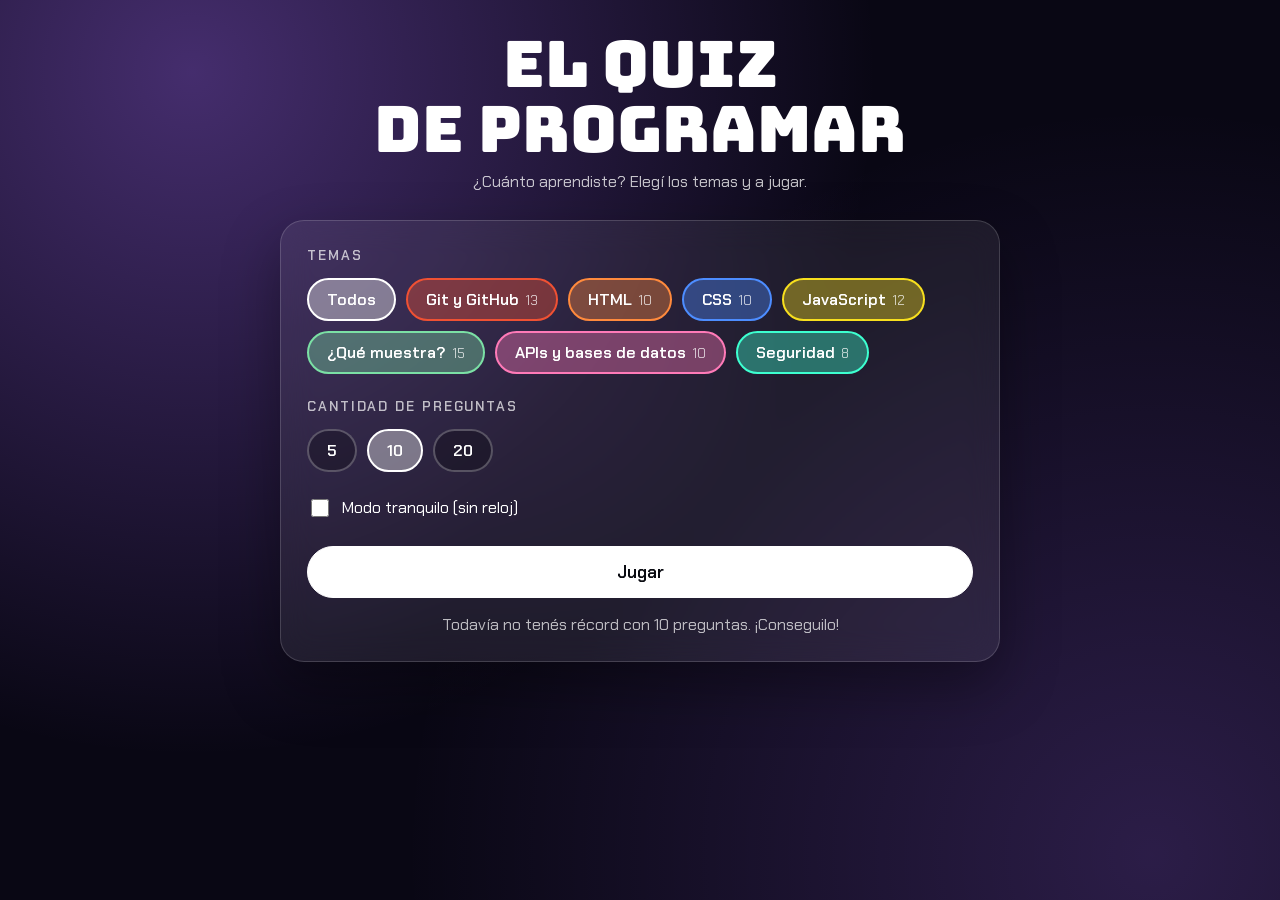
<file: juego-preguntas/index.html>
<!DOCTYPE html>
<html lang="es">
  <head>
    <meta charset="UTF-8" />
    <meta name="viewport" content="width=device-width, initial-scale=1.0" />
    <title>El Quiz de Programar</title>
    <link rel="icon" href="data:," />
    <link rel="preconnect" href="https://fonts.googleapis.com" />
    <link rel="preconnect" href="https://fonts.gstatic.com" crossorigin />
    <link
      href="https://fonts.googleapis.com/css2?family=Bungee&family=Chakra+Petch:wght@400;500;600;700&family=JetBrains+Mono:wght@400;600;700&display=swap"
      rel="stylesheet"
    />
    <link rel="stylesheet" href="estilos.css" />
  </head>
  <body>
    <div class="confeti" id="confeti" aria-hidden="true"></div>

    <main>
      <!-- ---------- Menú ---------- -->
      <section id="menu" class="pantalla-juego">
        <h1>El Quiz<br />de Programar</h1>
        <p class="bajada">¿Cuánto aprendiste? Elegí los temas y a jugar.</p>

        <div class="tarjeta">
          <h2>Temas</h2>
          <div class="temas" id="temas"></div>

          <h2>Cantidad de preguntas</h2>
          <div class="cantidades" id="cantidades">
            <button type="button" class="chip" data-cantidad="5" aria-pressed="false">5</button>
            <button type="button" class="chip" data-cantidad="10" aria-pressed="true">10</button>
            <button type="button" class="chip" data-cantidad="20" aria-pressed="false">20</button>
          </div>

          <label class="interruptor">
            <input type="checkbox" id="modoTranquilo" /> Modo tranquilo (sin reloj)
          </label>

          <button type="button" class="boton grande" id="botonJugar">Jugar</button>
          <p class="record" id="record"></p>
        </div>
      </section>

      <!-- ---------- Juego ---------- -->
      <section id="juego" class="pantalla-juego" hidden>
        <div class="barra-juego">
          <div class="dato-juego"><small>Pregunta</small><strong id="numeroPregunta">1/10</strong></div>
          <div class="dato-juego"><small>Puntos</small><strong id="puntaje">0</strong></div>
          <div class="dato-juego"><small>Racha</small><strong id="racha">0</strong></div>
          <button type="button" class="boton chico" id="botonComodin">50 / 50</button>
        </div>

        <div class="reloj" id="reloj" aria-hidden="true"><div id="relojRelleno"></div></div>

        <div class="tarjeta pregunta">
          <span class="etiqueta-tema" id="etiquetaTema"></span>
          <h2 id="textoPregunta"></h2>
          <pre class="codigo" id="codigoPregunta" hidden></pre>
          <div class="opciones" id="opciones"></div>

          <div class="devolucion" id="devolucion" hidden role="status" aria-live="polite">
            <strong id="resultadoRespuesta"></strong>
            <p id="explicacion"></p>
            <button type="button" class="boton" id="botonSiguiente">Siguiente</button>
          </div>
        </div>
        <p class="atajos">Atajos: <kbd>1</kbd> <kbd>2</kbd> <kbd>3</kbd> <kbd>4</kbd> para responder y <kbd>Enter</kbd> para seguir</p>
      </section>

      <!-- ---------- Resultados ---------- -->
      <section id="resultados" class="pantalla-juego" hidden>
        <div class="tarjeta resumen">
          <small id="tituloNivel">Tu nivel</small>
          <h2 id="nivel"></h2>
          <p class="puntos-finales"><strong id="puntosFinales">0</strong> puntos</p>
          <p id="detalleResumen"></p>
          <p class="nuevo-record" id="nuevoRecord" hidden>¡Nuevo récord!</p>

          <h3>Cómo te fue en cada tema</h3>
          <div id="barrasTemas" class="barras-temas"></div>

          <div id="repaso" class="repaso"></div>

          <div class="fila-botones">
            <button type="button" class="boton grande" id="botonOtraVez">Jugar de nuevo</button>
            <button type="button" class="boton" id="botonRepasar" hidden>Repasar las que fallé</button>
            <button type="button" class="boton" id="botonMenu">Cambiar temas</button>
          </div>
        </div>
      </section>
    </main>

    <script src="preguntas.js"></script>
    <script src="app.js"></script>
  </body>
</html>
</file>
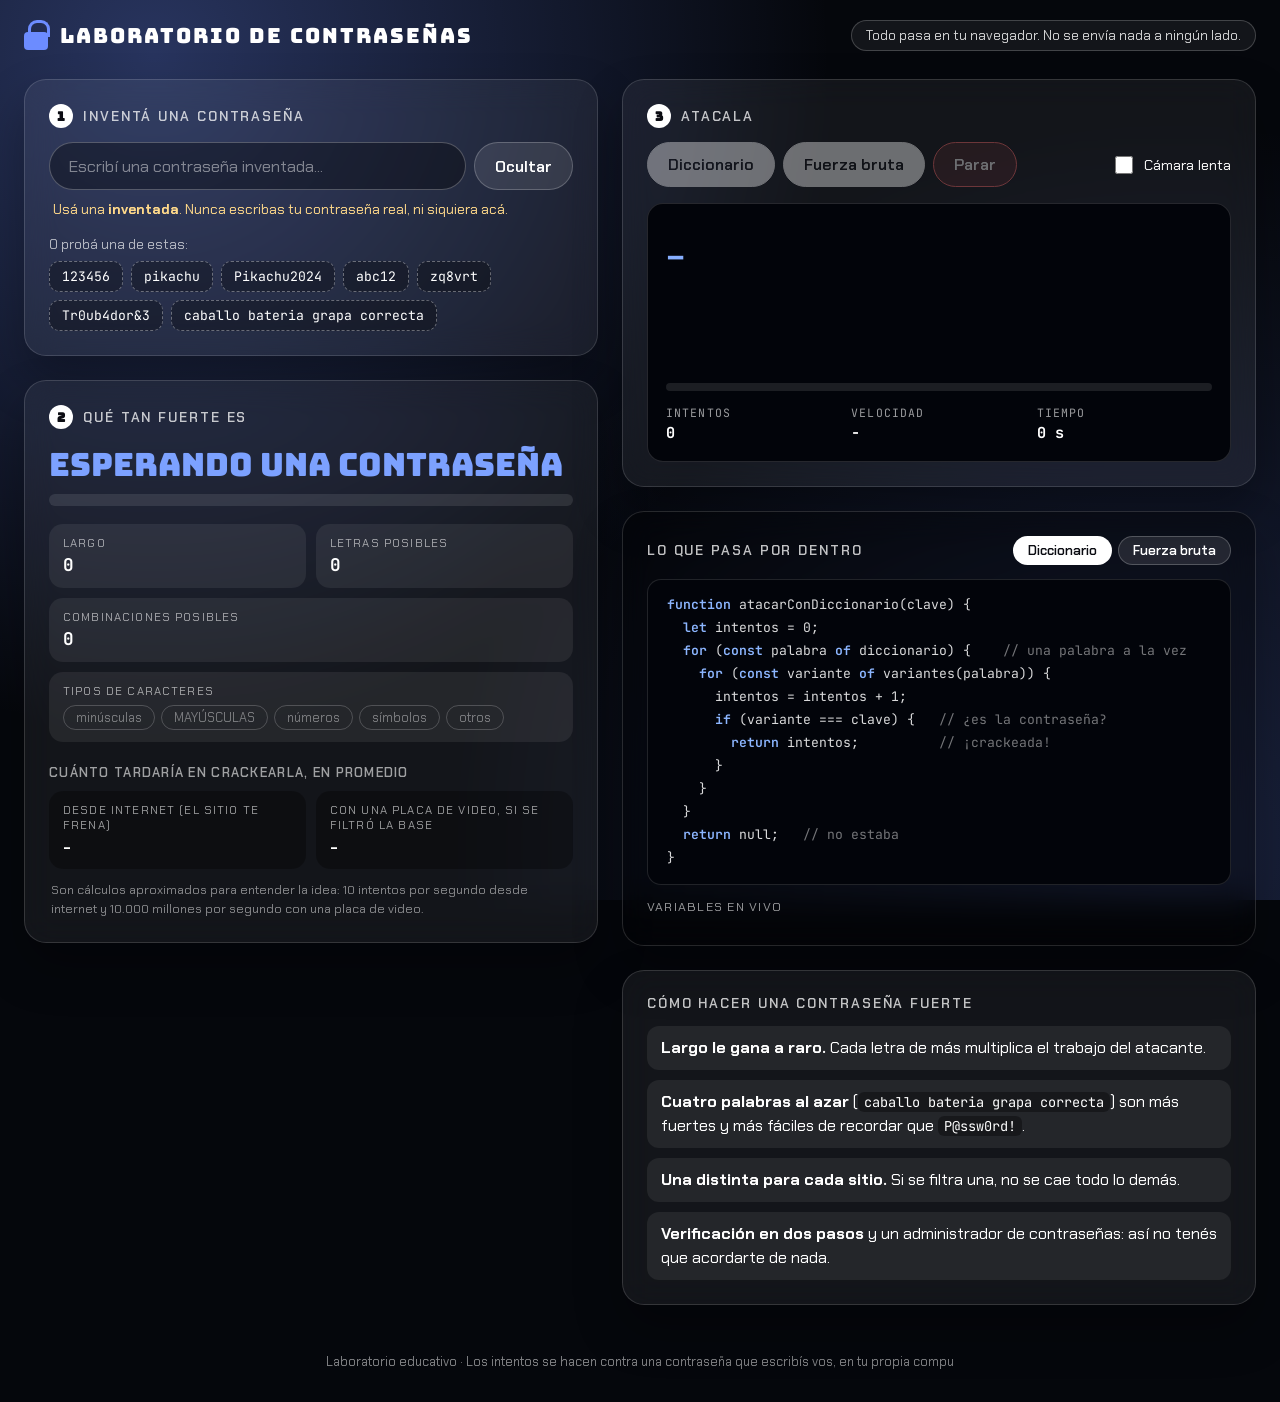
<file: laboratorio-contrasenas/index.html>
<!DOCTYPE html>
<html lang="es">
  <head>
    <meta charset="UTF-8" />
    <meta name="viewport" content="width=device-width, initial-scale=1.0" />
    <title>Laboratorio de contraseñas</title>
    <link rel="icon" href="data:," />
    <link rel="preconnect" href="https://fonts.googleapis.com" />
    <link rel="preconnect" href="https://fonts.gstatic.com" crossorigin />
    <link
      href="https://fonts.googleapis.com/css2?family=Bungee&family=Chakra+Petch:wght@400;500;600;700&family=JetBrains+Mono:wght@400;600;700&display=swap"
      rel="stylesheet"
    />
    <link rel="stylesheet" href="estilos.css" />
  </head>
  <body>
    <header class="barra">
      <div class="logo"><span class="candado"></span> LABORATORIO DE CONTRASEÑAS</div>
      <p class="aviso-local">Todo pasa en tu navegador. No se envía nada a ningún lado.</p>
    </header>

    <main>
      <section class="columna">
        <div class="tarjeta">
          <h2><span class="paso">1</span> Inventá una contraseña</h2>
          <div class="fila-formulario">
            <input
              id="clave"
              type="text"
              maxlength="64"
              autocomplete="off"
              autocapitalize="off"
              spellcheck="false"
              aria-label="Contraseña inventada"
              placeholder="Escribí una contraseña inventada..."
            />
            <button class="boton" type="button" id="botonMostrar" aria-pressed="true">Ocultar</button>
          </div>
          <p class="advertencia">Usá una <b>inventada</b>. Nunca escribas tu contraseña real, ni siquiera acá.</p>

          <p class="etiqueta">O probá una de estas:</p>
          <div class="ejemplos" id="ejemplos"></div>
        </div>

        <div class="tarjeta" id="analisis">
          <h2><span class="paso">2</span> Qué tan fuerte es</h2>

          <div class="veredicto">
            <strong id="veredicto">Esperando una contraseña</strong>
            <div class="medidor" aria-hidden="true"><div id="medidorRelleno"></div></div>
          </div>

          <div class="datos">
            <div class="dato"><small>Largo</small><strong id="datoLargo">0</strong></div>
            <div class="dato"><small>Letras posibles</small><strong id="datoLetras">0</strong></div>
            <div class="dato ancho"><small>Combinaciones posibles</small><strong id="datoCombinaciones">0</strong></div>
            <div class="dato ancho">
              <small>Tipos de caracteres</small>
              <div class="tipos" id="tipos">
                <span data-tipo="minusculas">minúsculas</span>
                <span data-tipo="mayusculas">MAYÚSCULAS</span>
                <span data-tipo="numeros">números</span>
                <span data-tipo="simbolos">símbolos</span>
                <span data-tipo="otros">otros</span>
              </div>
            </div>
          </div>

          <h3>Cuánto tardaría en crackearla, en promedio</h3>
          <div class="tiempos">
            <div class="tiempo"><small>Desde internet (el sitio te frena)</small><strong id="tiempoInternet">-</strong></div>
            <div class="tiempo"><small>Con una placa de video, si se filtró la base</small><strong id="tiempoPlaca">-</strong></div>
          </div>
          <p class="nota" id="notaDiccionario"></p>
          <p class="nota chica">Son cálculos aproximados para entender la idea: 10 intentos por segundo desde internet y 10.000 millones por segundo con una placa de video.</p>
        </div>
      </section>

      <section class="columna">
        <div class="tarjeta">
          <h2><span class="paso">3</span> Atacala</h2>
          <div class="fila-botones">
            <button class="boton principal" type="button" id="botonDiccionario" data-ataque="diccionario" disabled>Diccionario</button>
            <button class="boton principal" type="button" id="botonFuerzaBruta" data-ataque="fuerza-bruta" disabled>Fuerza bruta</button>
            <button class="boton peligro" type="button" id="botonParar" disabled>Parar</button>
            <label class="interruptor"><input type="checkbox" id="camaraLenta" /> Cámara lenta</label>
          </div>

          <div class="pantalla" id="pantalla">
            <div class="intento-grande" id="intentoGrande">_</div>
            <ul class="registro" id="registro" aria-hidden="true"></ul>
            <div class="progreso" aria-hidden="true"><div id="progresoRelleno"></div></div>
            <div class="estadisticas">
              <div><small>Intentos</small><strong id="statIntentos">0</strong></div>
              <div><small>Velocidad</small><strong id="statVelocidad">-</strong></div>
              <div><small>Tiempo</small><strong id="statTiempo">0 s</strong></div>
            </div>
          </div>

          <div class="resultado" id="resultado" role="status" aria-live="polite"></div>
        </div>

        <div class="tarjeta consola">
          <div class="titulo-con-botones">
            <h2>Lo que pasa por dentro</h2>
            <div class="pestanas">
              <button class="boton chico" type="button" data-codigo="diccionario" aria-pressed="true">Diccionario</button>
              <button class="boton chico" type="button" data-codigo="fuerza-bruta" aria-pressed="false">Fuerza bruta</button>
            </div>
          </div>
          <pre class="codigo" id="codigo"></pre>
          <table class="variables">
            <caption>Variables en vivo</caption>
            <tbody id="variables"></tbody>
          </table>
        </div>

        <div class="tarjeta">
          <h2>Cómo hacer una contraseña fuerte</h2>
          <ul class="consejos">
            <li><b>Largo le gana a raro.</b> Cada letra de más multiplica el trabajo del atacante.</li>
            <li><b>Cuatro palabras al azar</b> (<code>caballo bateria grapa correcta</code>) son más fuertes y más fáciles de recordar que <code>P@ssw0rd!</code>.</li>
            <li><b>Una distinta para cada sitio.</b> Si se filtra una, no se cae todo lo demás.</li>
            <li><b>Verificación en dos pasos</b> y un administrador de contraseñas: así no tenés que acordarte de nada.</li>
          </ul>
        </div>
      </section>
    </main>

    <footer>Laboratorio educativo · Los intentos se hacen contra una contraseña que escribís vos, en tu propia compu</footer>

    <script src="app.js"></script>
  </body>
</html>
</file>
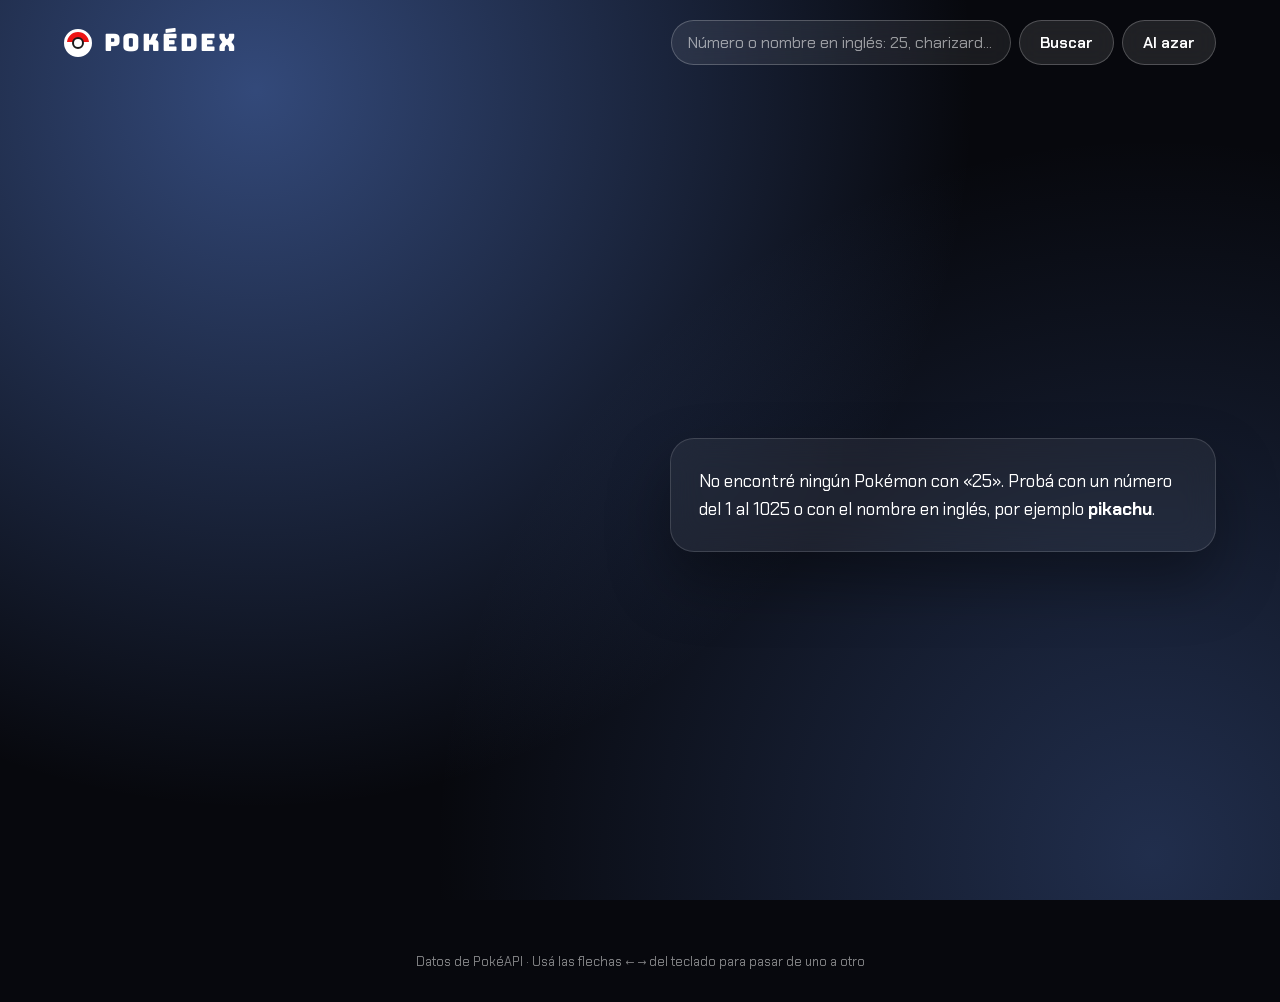
<file: pokemon/index.html>
<!DOCTYPE html>
<html lang="es">
  <head>
    <meta charset="UTF-8" />
    <meta name="viewport" content="width=device-width, initial-scale=1.0" />
    <title>Pokédex</title>
    <link rel="preconnect" href="https://fonts.googleapis.com" />
    <link rel="preconnect" href="https://fonts.gstatic.com" crossorigin />
    <link
      href="https://fonts.googleapis.com/css2?family=Bungee&family=Chakra+Petch:wght@400;500;600;700&display=swap"
      rel="stylesheet"
    />
    <style>
      /* Con @property el color de fondo cambia suave cuando cambia el Pokémon */
      @property --acento {
        syntax: "<color>";
        inherits: true;
        initial-value: #6390f0;
      }

      * {
        box-sizing: border-box;
      }

      body {
        --acento: #6390f0;
        margin: 0;
        min-height: 100vh;
        overflow-x: hidden;
        font-family: "Chakra Petch", system-ui, sans-serif;
        color: #ffffff;
        background:
          radial-gradient(circle at 20% 10%, color-mix(in srgb, var(--acento) 48%, transparent), transparent 55%),
          radial-gradient(circle at 90% 95%, color-mix(in srgb, var(--acento) 28%, transparent), transparent 50%),
          #07080d;
        background-attachment: fixed;
        transition: --acento 0.8s ease;
      }

      button,
      input {
        font: inherit;
        color: inherit;
      }

      :focus-visible {
        outline: 2px solid #ffffff;
        outline-offset: 3px;
      }

      /* ---------- Barra de arriba ---------- */
      .barra {
        display: flex;
        flex-wrap: wrap;
        align-items: center;
        justify-content: space-between;
        gap: 16px;
        max-width: 1200px;
        margin: 0 auto;
        padding: 20px 24px;
      }

      .logo {
        display: flex;
        align-items: center;
        gap: 12px;
        font-family: "Bungee", sans-serif;
        font-size: 1.5rem;
        letter-spacing: 2px;
      }

      .pokebola {
        width: 28px;
        height: 28px;
        border: 3px solid #ffffff;
        border-radius: 50%;
        background: linear-gradient(#ee1515 0 46%, #ffffff 46% 54%, #ffffff 54%);
        position: relative;
      }

      .pokebola::after {
        content: "";
        position: absolute;
        inset: 50% auto auto 50%;
        width: 8px;
        height: 8px;
        translate: -50% -50%;
        border: 2px solid #1c1c1c;
        border-radius: 50%;
        background: #ffffff;
      }

      .buscador {
        display: flex;
        flex: 1 1 360px;
        justify-content: flex-end;
        gap: 8px;
      }

      .buscador input {
        flex: 1 1 200px;
        max-width: 340px;
        min-width: 0;
        padding: 11px 16px;
        border: 1px solid rgba(255, 255, 255, 0.22);
        border-radius: 999px;
        background: rgba(255, 255, 255, 0.08);
        backdrop-filter: blur(10px);
      }

      .buscador input::placeholder {
        color: rgba(255, 255, 255, 0.55);
      }

      .boton {
        padding: 11px 20px;
        border: 1px solid rgba(255, 255, 255, 0.22);
        border-radius: 999px;
        background: rgba(255, 255, 255, 0.1);
        backdrop-filter: blur(10px);
        font-weight: 600;
        cursor: pointer;
        transition: background 0.2s, transform 0.2s;
      }

      .boton:hover {
        background: rgba(255, 255, 255, 0.22);
        transform: translateY(-2px);
      }

      .boton[aria-pressed="true"] {
        background: #ffffff;
        color: #0b0c12;
      }

      /* ---------- Escena ---------- */
      main {
        display: grid;
        grid-template-columns: minmax(0, 1.05fr) minmax(0, 1fr);
        gap: 32px;
        max-width: 1200px;
        margin: 0 auto;
        padding: 8px 24px 56px;
        transition: opacity 0.3s;
      }

      body.cargando main {
        opacity: 0.35;
        pointer-events: none;
      }

      body.cargando::after {
        content: "";
        position: fixed;
        inset: 50% auto auto 50%;
        width: 56px;
        height: 56px;
        translate: -50% -50%;
        border: 5px solid #ffffff;
        border-radius: 50%;
        background: linear-gradient(#ee1515 0 46%, #ffffff 46%);
        animation: girar 0.8s linear infinite;
      }

      @keyframes girar {
        to {
          rotate: 360deg;
        }
      }

      /* ---------- Vitrina (imagen) ---------- */
      #vitrina {
        position: sticky;
        top: 16px;
        align-self: start;
        height: calc(100vh - 96px);
        display: flex;
        flex-direction: column;
        align-items: center;
        justify-content: center;
        gap: 24px;
        min-height: 520px;
        perspective: 900px;
        overflow: clip;
      }

      .marca {
        position: absolute;
        inset: 42% auto auto 50%;
        translate: -50% -50%;
        font-family: "Bungee", sans-serif;
        font-size: clamp(8rem, 16vw, 15rem);
        line-height: 1;
        color: transparent;
        -webkit-text-stroke: 2px color-mix(in srgb, var(--acento) 70%, transparent);
        opacity: 0.55;
        user-select: none;
        pointer-events: none;
      }

      .halo {
        position: absolute;
        inset: 42% auto auto 50%;
        width: min(440px, 80%);
        aspect-ratio: 1;
        translate: -50% -50%;
        border-radius: 50%;
        background: radial-gradient(circle, color-mix(in srgb, var(--acento) 75%, transparent), transparent 68%);
        filter: blur(30px);
        animation: latir 4s ease-in-out infinite;
      }

      @keyframes latir {
        50% {
          scale: 1.15;
          opacity: 0.75;
        }
      }

      .arte {
        position: relative;
        width: min(400px, 82%);
        aspect-ratio: 1;
        object-fit: contain;
        filter: drop-shadow(0 30px 30px rgba(0, 0, 0, 0.5));
        transform: rotateX(var(--rx, 0deg)) rotateY(var(--ry, 0deg));
        transition: transform 0.15s ease-out, scale 0.7s cubic-bezier(0.2, 0.9, 0.3, 1.3), opacity 0.5s;
        animation: flotar 5s ease-in-out infinite;
        scale: 0.6;
        opacity: 0;
      }

      .arte.listo {
        scale: 1;
        opacity: 1;
      }

      @keyframes flotar {
        50% {
          translate: 0 -14px;
        }
      }

      .acciones {
        position: relative;
        display: flex;
        flex-wrap: wrap;
        justify-content: center;
        gap: 10px;
      }

      /* ---------- Ficha ---------- */
      #ficha {
        align-self: center;
        padding: 28px;
        border: 1px solid rgba(255, 255, 255, 0.14);
        border-radius: 24px;
        background: rgba(255, 255, 255, 0.06);
        backdrop-filter: blur(16px);
        box-shadow: 0 30px 60px rgba(0, 0, 0, 0.35);
        animation: entrar 0.6s ease-out both;
      }

      @keyframes entrar {
        from {
          opacity: 0;
          translate: 0 24px;
        }
      }

      h1 {
        margin: 0;
        font-family: "Bungee", sans-serif;
        font-size: clamp(2rem, 5vw, 3.3rem);
        font-weight: 400;
        line-height: 1.05;
        overflow-wrap: anywhere;
      }

      .genero {
        margin: 6px 0 14px;
        color: rgba(255, 255, 255, 0.7);
        letter-spacing: 0.04em;
      }

      .fila {
        display: flex;
        flex-wrap: wrap;
        gap: 8px;
        margin-bottom: 18px;
      }

      .tipo {
        padding: 5px 16px;
        border: 1.5px solid var(--color);
        border-radius: 999px;
        background: color-mix(in srgb, var(--color) 30%, transparent);
        font-weight: 600;
        font-size: 0.9rem;
      }

      .insignia {
        padding: 5px 16px;
        border-radius: 999px;
        background: #ffffff;
        color: #0b0c12;
        font-weight: 700;
        font-size: 0.9rem;
      }

      .descripcion {
        max-width: 60ch;
        margin: 0 0 22px;
        font-size: 1.05rem;
        line-height: 1.6;
        color: rgba(255, 255, 255, 0.85);
      }

      h2 {
        margin: 24px 0 12px;
        font-size: 0.8rem;
        font-weight: 600;
        letter-spacing: 0.16em;
        text-transform: uppercase;
        color: rgba(255, 255, 255, 0.6);
      }

      .datos {
        display: grid;
        grid-template-columns: repeat(auto-fit, minmax(140px, 1fr));
        gap: 10px;
      }

      .dato {
        padding: 12px 14px;
        border-radius: 14px;
        background: rgba(255, 255, 255, 0.07);
      }

      .dato.ancho {
        grid-column: 1 / -1;
      }

      .dato small {
        display: block;
        margin-bottom: 2px;
        font-size: 0.72rem;
        letter-spacing: 0.1em;
        text-transform: uppercase;
        color: rgba(255, 255, 255, 0.6);
      }

      .dato strong {
        font-size: 1.1rem;
      }

      .stat {
        display: grid;
        grid-template-columns: 130px 40px 1fr;
        align-items: center;
        gap: 10px;
        margin-bottom: 9px;
      }

      .stat span {
        color: rgba(255, 255, 255, 0.85);
      }

      .stat strong {
        text-align: end;
        font-variant-numeric: tabular-nums;
      }

      .pista {
        height: 10px;
        border-radius: 5px;
        background: rgba(255, 255, 255, 0.1);
        overflow: hidden;
      }

      .relleno {
        width: calc(var(--valor) * 1%);
        height: 100%;
        border-radius: 5px;
        background: linear-gradient(90deg, var(--acento), color-mix(in srgb, var(--acento) 50%, #ffffff));
        animation: crecer 1s cubic-bezier(0.2, 0.8, 0.2, 1) both;
        animation-delay: calc(var(--orden) * 90ms);
      }

      @keyframes crecer {
        from {
          width: 0;
        }
      }

      .total {
        margin-top: 12px;
        padding-top: 12px;
        border-top: 1px solid rgba(255, 255, 255, 0.14);
        display: flex;
        justify-content: space-between;
        font-weight: 700;
      }

      .familia {
        display: flex;
        flex-wrap: wrap;
        gap: 10px;
      }

      .pariente {
        display: flex;
        flex-direction: column;
        align-items: center;
        gap: 4px;
        width: 96px;
        padding: 8px 4px;
        border: 1px solid transparent;
        border-radius: 16px;
        background: rgba(255, 255, 255, 0.07);
        cursor: pointer;
        transition: transform 0.2s, background 0.2s;
      }

      .pariente:hover {
        transform: translateY(-4px);
        background: rgba(255, 255, 255, 0.16);
      }

      .pariente.actual {
        border-color: #ffffff;
      }

      .pariente img {
        width: 72px;
        height: 72px;
        image-rendering: pixelated;
      }

      .pariente span {
        font-size: 0.8rem;
        text-align: center;
      }

      .error {
        margin: 0;
        font-size: 1.1rem;
        line-height: 1.6;
      }

      footer {
        padding: 0 24px 32px;
        text-align: center;
        font-size: 0.8rem;
        color: rgba(255, 255, 255, 0.5);
      }

      @media (max-width: 900px) {
        main {
          grid-template-columns: minmax(0, 1fr);
        }

        #vitrina {
          position: relative;
          top: auto;
          height: auto;
          min-height: 460px;
        }

        .buscador {
          flex-wrap: wrap;
          justify-content: stretch;
        }

        .buscador input {
          flex-basis: 100%;
          max-width: none;
        }

        .buscador .boton {
          flex: 1;
        }
      }

      @media (max-width: 480px) {
        .stat {
          grid-template-columns: 118px 34px 1fr;
        }

        #ficha {
          padding: 20px;
        }
      }

      @media (prefers-reduced-motion: reduce) {
        *,
        *::before,
        *::after {
          animation: none !important;
          transition: none !important;
        }

        .arte {
          scale: 1;
          opacity: 1;
        }
      }
    </style>
  </head>
  <body>
    <header class="barra">
      <div class="logo"><span class="pokebola"></span> POKÉDEX</div>
      <form class="buscador" id="formulario">
        <input
          id="busqueda"
          type="text"
          autocomplete="off"
          aria-label="Número o nombre del Pokémon"
          placeholder="Número o nombre en inglés: 25, charizard..."
        />
        <button class="boton" type="submit">Buscar</button>
        <button class="boton" type="button" data-accion="azar">Al azar</button>
      </form>
    </header>

    <main>
      <section id="vitrina" aria-label="Imagen del Pokémon"></section>
      <section id="ficha" aria-live="polite"></section>
    </main>

    <footer>
      Datos de PokéAPI · Usá las flechas ← → del teclado para pasar de uno a otro
    </footer>

    <script>
      const API = 'https://pokeapi.co/api/v2/';
      const ULTIMO_NUMERO = 1025;

      const coloresDeTipo = {
        normal: '#a8a77a', fire: '#ee8130', water: '#6390f0', electric: '#f7d02c',
        grass: '#7ac74c', ice: '#96d9d6', fighting: '#c22e28', poison: '#a33ea1',
        ground: '#e2bf65', flying: '#a98ff3', psychic: '#f95587', bug: '#a6b91a',
        rock: '#b6a136', ghost: '#735797', dragon: '#6f35fc', dark: '#705746',
        steel: '#b7b7ce', fairy: '#d685ad',
      };

      const tiposEnEspanol = {
        normal: 'Normal', fire: 'Fuego', water: 'Agua', electric: 'Eléctrico',
        grass: 'Planta', ice: 'Hielo', fighting: 'Lucha', poison: 'Veneno',
        ground: 'Tierra', flying: 'Volador', psychic: 'Psíquico', bug: 'Bicho',
        rock: 'Roca', ghost: 'Fantasma', dragon: 'Dragón', dark: 'Siniestro',
        steel: 'Acero', fairy: 'Hada',
      };

      const statsEnEspanol = {
        hp: 'PS', attack: 'Ataque', defense: 'Defensa',
        'special-attack': 'Ataque especial', 'special-defense': 'Defensa especial',
        speed: 'Velocidad',
      };

      const habitatsEnEspanol = {
        cave: 'Cueva', forest: 'Bosque', grassland: 'Pradera', mountain: 'Montaña',
        rare: 'Raro', 'rough-terrain': 'Terreno difícil', sea: 'Mar',
        urban: 'Ciudad', 'waters-edge': 'Orilla del agua',
      };

      let pokemonActual = null;
      let esShiny = false;
      let numeroDePedido = 0;

      const $ = (id) => document.getElementById(id);

      async function pedir(url) {
        const respuesta = await fetch(url);
        if (!respuesta.ok) {
          throw new Error('Error ' + respuesta.status);
        }
        return respuesta.json();
      }

      function enEspanol(lista) {
        return lista.find((item) => item.language.name === 'es');
      }

      function escapar(texto) {
        return texto.replace(/[&<>"']/g, (letra) => '&#' + letra.charCodeAt(0) + ';');
      }

      function traerHabilidades(pokemon) {
        return Promise.all(
          pokemon.abilities.map(async (item) => {
            const habilidad = await pedir(item.ability.url);
            const nombre = enEspanol(habilidad.names);
            return (nombre ? nombre.name : item.ability.name) + (item.is_hidden ? ' (oculta)' : '');
          })
        );
      }

      async function traerFamilia(especie) {
        if (!especie.evolution_chain) {
          return [];
        }
        const cadena = await pedir(especie.evolution_chain.url);
        const miembros = [];
        (function recorrer(nodo) {
          miembros.push(nodo.species);
          nodo.evolves_to.forEach(recorrer);
        })(cadena.chain);

        return Promise.all(
          miembros.map(async (miembro) => {
            const datos = await pedir(miembro.url);
            const nombre = enEspanol(datos.names);
            return { id: datos.id, nombre: nombre ? nombre.name : miembro.name };
          })
        );
      }

      function imagenDe(pokemon) {
        const arte = pokemon.sprites.other['official-artwork'];
        const normal = arte.front_default || pokemon.sprites.front_default;
        return esShiny ? arte.front_shiny || normal : normal;
      }

      function mostrar(pokemon, especie, habilidades, familia) {
        const colorPrincipal = coloresDeTipo[pokemon.types[0].type.name];
        document.body.style.setProperty('--acento', colorPrincipal);

        const nombre = enEspanol(especie.names);
        const nombreVisible = nombre ? nombre.name : pokemon.name;
        const genero = enEspanol(especie.genera);
        const descripcion = enEspanol([...especie.flavor_text_entries].reverse());
        const generacion = especie.generation.name.split('-')[1].toUpperCase();
        const habitat = especie.habitat ? habitatsEnEspanol[especie.habitat.name] : 'Desconocido';
        const numero = String(pokemon.id).padStart(3, '0');
        const total = pokemon.stats.reduce((suma, item) => suma + item.base_stat, 0);

        const tipos = pokemon.types.map((item) => {
          const color = coloresDeTipo[item.type.name];
          return '<span class="tipo" style="--color:' + color + '">' + tiposEnEspanol[item.type.name] + '</span>';
        });

        const insignias = [];
        if (especie.is_legendary) insignias.push('Legendario');
        if (especie.is_mythical) insignias.push('Mítico');
        if (especie.is_baby) insignias.push('Bebé');

        const stats = pokemon.stats.map((item, orden) => {
          const valor = Math.min(100, (item.base_stat / 255) * 100);
          return (
            '<div class="stat">' +
            '<span>' + statsEnEspanol[item.stat.name] + '</span>' +
            '<strong>' + item.base_stat + '</strong>' +
            '<div class="pista"><div class="relleno" style="--valor:' + valor + ';--orden:' + orden + '"></div></div>' +
            '</div>'
          );
        });

        const parientes = familia.map((pariente) => {
          const clase = pariente.id === pokemon.id ? 'pariente actual' : 'pariente';
          return (
            '<button class="' + clase + '" data-accion="ir" data-id="' + pariente.id + '">' +
            '<img src="https://raw.githubusercontent.com/PokeAPI/sprites/master/sprites/pokemon/' + pariente.id + '.png" alt="">' +
            '<span>' + pariente.nombre + '</span>' +
            '</button>'
          );
        });

        $('vitrina').innerHTML =
          '<div class="marca">' + numero + '</div>' +
          '<div class="halo"></div>' +
          '<img id="arte" class="arte" alt="' + nombreVisible + '" src="' + imagenDe(pokemon) + '" />' +
          '<div class="acciones">' +
          '<button class="boton" data-accion="anterior">← Anterior</button>' +
          '<button class="boton" id="botonShiny" data-accion="shiny" aria-pressed="false">Shiny</button>' +
          (pokemon.cries && pokemon.cries.latest ? '<button class="boton" data-accion="grito">Grito</button>' : '') +
          '<button class="boton" data-accion="siguiente">Siguiente →</button>' +
          '</div>';

        const arte = $('arte');
        arte.addEventListener('load', () => arte.classList.add('listo'));
        if (arte.complete) arte.classList.add('listo');

        const ficha = $('ficha');
        ficha.style.animation = 'none';
        ficha.offsetHeight;
        ficha.style.animation = '';
        ficha.innerHTML =
          '<h1>' + nombreVisible + '</h1>' +
          '<p class="genero">N.º ' + numero + (genero ? ' · ' + genero.genus : '') + '</p>' +
          '<div class="fila">' + tipos.join('') +
          insignias.map((texto) => '<span class="insignia">' + texto + '</span>').join('') + '</div>' +
          '<p class="descripcion">' + (descripcion ? descripcion.flavor_text.replace(/[\n\f]/g, ' ') : '') + '</p>' +
          '<h2>Datos</h2>' +
          '<div class="datos">' +
          '<div class="dato"><small>Altura</small><strong>' + (pokemon.height / 10).toLocaleString('es-AR') + ' m</strong></div>' +
          '<div class="dato"><small>Peso</small><strong>' + (pokemon.weight / 10).toLocaleString('es-AR') + ' kg</strong></div>' +
          '<div class="dato"><small>Experiencia base</small><strong>' + (pokemon.base_experience ?? '-') + '</strong></div>' +
          '<div class="dato"><small>Generación</small><strong>' + generacion + '</strong></div>' +
          '<div class="dato"><small>Hábitat</small><strong>' + habitat + '</strong></div>' +
          '<div class="dato"><small>Ratio de captura</small><strong>' + especie.capture_rate + '</strong></div>' +
          '<div class="dato ancho"><small>Habilidades</small><strong>' + habilidades.join(' · ') + '</strong></div>' +
          '</div>' +
          '<h2>Estadísticas</h2>' + stats.join('') +
          '<div class="total"><span>Total</span><span>' + total + '</span></div>' +
          '<h2>Familia evolutiva</h2>' +
          (parientes.length > 1 ? '<div class="familia">' + parientes.join('') + '</div>' : '<p class="descripcion">No evoluciona.</p>');

        document.title = nombreVisible + ' · Pokédex';
        history.replaceState(null, '', '#' + pokemon.id);
      }

      async function buscar(consulta) {
        const texto = String(consulta).trim().toLowerCase();
        if (!texto) {
          return;
        }

        const miPedido = ++numeroDePedido;
        document.body.classList.add('cargando');

        try {
          const pokemon = await pedir(API + 'pokemon/' + encodeURIComponent(texto));
          const especie = await pedir(pokemon.species.url);
          const [habilidades, familia] = await Promise.all([traerHabilidades(pokemon), traerFamilia(especie)]);
          if (miPedido !== numeroDePedido) {
            return;
          }
          pokemonActual = pokemon;
          esShiny = false;
          mostrar(pokemon, especie, habilidades, familia);
        } catch (error) {
          if (miPedido !== numeroDePedido) {
            return;
          }
          $('ficha').innerHTML =
            '<p class="error">No encontré ningún Pokémon con «' + escapar(texto) + '». ' +
            'Probá con un número del 1 al ' + ULTIMO_NUMERO + ' o con el nombre en inglés, por ejemplo <strong>pikachu</strong>.</p>';
        } finally {
          if (miPedido === numeroDePedido) {
            document.body.classList.remove('cargando');
          }
        }
      }

      function vecino(paso) {
        const id = pokemonActual ? pokemonActual.id : 1;
        if (id > ULTIMO_NUMERO) {
          return 1;
        }
        return ((id - 1 + paso + ULTIMO_NUMERO) % ULTIMO_NUMERO) + 1;
      }

      const acciones = {
        azar: () => buscar(Math.floor(Math.random() * ULTIMO_NUMERO) + 1),
        anterior: () => buscar(vecino(-1)),
        siguiente: () => buscar(vecino(1)),
        ir: (boton) => buscar(boton.dataset.id),
        shiny: (boton) => {
          esShiny = !esShiny;
          boton.setAttribute('aria-pressed', esShiny);
          $('arte').src = imagenDe(pokemonActual);
        },
        grito: () => {
          new Audio(pokemonActual.cries.latest).play().catch(() => {});
        },
      };

      document.addEventListener('click', (evento) => {
        const boton = evento.target.closest('[data-accion]');
        if (boton) {
          acciones[boton.dataset.accion](boton);
        }
      });

      $('formulario').addEventListener('submit', (evento) => {
        evento.preventDefault();
        buscar($('busqueda').value);
        $('busqueda').blur();
      });

      document.addEventListener('keydown', (evento) => {
        if (evento.target.tagName === 'INPUT') {
          return;
        }
        if (evento.key === 'ArrowRight') acciones.siguiente();
        if (evento.key === 'ArrowLeft') acciones.anterior();
      });

      const vitrina = $('vitrina');
      const sinMovimiento = window.matchMedia('(prefers-reduced-motion: reduce)').matches;

      vitrina.addEventListener('mousemove', (evento) => {
        if (sinMovimiento) {
          return;
        }
        const caja = vitrina.getBoundingClientRect();
        const x = (evento.clientX - caja.left) / caja.width - 0.5;
        const y = (evento.clientY - caja.top) / caja.height - 0.5;
        vitrina.style.setProperty('--ry', x * 22 + 'deg');
        vitrina.style.setProperty('--rx', -y * 22 + 'deg');
      });

      vitrina.addEventListener('mouseleave', () => {
        vitrina.style.setProperty('--ry', '0deg');
        vitrina.style.setProperty('--rx', '0deg');
      });

      buscar(location.hash.slice(1) || 25);
    </script>
  </body>
</html>
</file>
<file: juego-preguntas/estilos.css>
/* Con @property el fondo cambia de color suave según el tema de cada pregunta */
@property --acento {
  syntax: "<color>";
  inherits: true;
  initial-value: #a66bff;
}

* {
  box-sizing: border-box;
}

body {
  --acento: #a66bff;
  margin: 0;
  min-height: 100vh;
  font-family: "Chakra Petch", system-ui, sans-serif;
  color: #ffffff;
  background:
    radial-gradient(circle at 15% 8%, color-mix(in srgb, var(--acento) 38%, transparent), transparent 50%),
    radial-gradient(circle at 90% 95%, color-mix(in srgb, var(--acento) 22%, transparent), transparent 52%),
    #090714;
  background-attachment: fixed;
  transition: --acento 0.6s ease;
}

button,
input {
  font: inherit;
  color: inherit;
}

code,
pre,
kbd {
  font-family: "JetBrains Mono", ui-monospace, monospace;
  font-variant-ligatures: none;
}

:focus-visible {
  outline: 2px solid #ffffff;
  outline-offset: 3px;
}

main {
  max-width: 760px;
  margin: 0 auto;
  padding: 32px 20px 56px;
}

h1 {
  margin: 0 0 8px;
  font-family: "Bungee", sans-serif;
  font-size: clamp(2.4rem, 9vw, 4rem);
  font-weight: 400;
  line-height: 1.02;
  text-align: center;
}

.bajada {
  margin: 0 0 28px;
  text-align: center;
  color: rgba(255, 255, 255, 0.75);
}

h2 {
  margin: 0 0 14px;
  font-size: 0.85rem;
  font-weight: 600;
  letter-spacing: 0.14em;
  text-transform: uppercase;
  color: rgba(255, 255, 255, 0.7);
}

h3 {
  margin: 26px 0 12px;
  font-size: 0.8rem;
  font-weight: 600;
  letter-spacing: 0.12em;
  text-transform: uppercase;
  color: rgba(255, 255, 255, 0.6);
}

.tarjeta {
  padding: 26px;
  border: 1px solid rgba(255, 255, 255, 0.16);
  border-radius: 24px;
  background: rgba(255, 255, 255, 0.07);
  backdrop-filter: blur(16px);
  box-shadow: 0 24px 56px rgba(0, 0, 0, 0.35);
}

[hidden] {
  display: none !important;
}

/* ---------- Botones ---------- */
.boton {
  padding: 12px 22px;
  border: 1px solid rgba(255, 255, 255, 0.25);
  border-radius: 999px;
  background: rgba(255, 255, 255, 0.12);
  font-weight: 600;
  cursor: pointer;
  transition: background 0.2s, transform 0.2s;
}

.boton:hover:not(:disabled) {
  background: rgba(255, 255, 255, 0.24);
  transform: translateY(-2px);
}

.boton:disabled {
  opacity: 0.4;
  cursor: not-allowed;
}

.boton.grande {
  padding: 14px 32px;
  border-color: #ffffff;
  background: #ffffff;
  color: #0b0c12;
  font-size: 1.1rem;
}

.boton.grande:hover:not(:disabled) {
  background: color-mix(in srgb, var(--acento) 35%, #ffffff);
}

.boton.chico {
  padding: 7px 16px;
  font-size: 0.85rem;
}

/* ---------- Menú ---------- */
.temas,
.cantidades {
  display: flex;
  flex-wrap: wrap;
  gap: 10px;
  margin-bottom: 24px;
}

.chip {
  padding: 9px 18px;
  border: 2px solid rgba(255, 255, 255, 0.25);
  border-radius: 999px;
  background: rgba(0, 0, 0, 0.25);
  font-weight: 600;
  cursor: pointer;
  transition: background 0.2s, border-color 0.2s, transform 0.2s;
}

.chip:hover {
  transform: translateY(-2px);
}

.chip[aria-pressed="true"] {
  border-color: var(--color, #ffffff);
  background: color-mix(in srgb, var(--color, #ffffff) 38%, transparent);
}

.chip small {
  margin-inline-start: 6px;
  font-weight: 400;
  color: rgba(255, 255, 255, 0.7);
}

.interruptor {
  display: flex;
  align-items: center;
  gap: 10px;
  margin-bottom: 26px;
  cursor: pointer;
}

.interruptor input {
  width: 18px;
  height: 18px;
  accent-color: var(--acento);
}

.record {
  margin: 16px 0 0;
  text-align: center;
  color: rgba(255, 255, 255, 0.7);
}

#menu .boton.grande {
  display: block;
  width: 100%;
}

/* ---------- Juego ---------- */
.barra-juego {
  display: flex;
  flex-wrap: wrap;
  align-items: center;
  gap: 12px 24px;
  margin-bottom: 14px;
}

.dato-juego small {
  display: block;
  font-size: 0.7rem;
  letter-spacing: 0.12em;
  text-transform: uppercase;
  color: rgba(255, 255, 255, 0.6);
}

.dato-juego strong {
  font-family: "Bungee", sans-serif;
  font-size: 1.3rem;
  font-weight: 400;
}

#botonComodin {
  margin-inline-start: auto;
}

.reloj {
  height: 10px;
  margin-bottom: 18px;
  border-radius: 5px;
  background: rgba(255, 255, 255, 0.12);
  overflow: hidden;
}

#relojRelleno {
  width: 100%;
  height: 100%;
  border-radius: 5px;
  background: var(--acento);
}

#relojRelleno.poco {
  background: #ff4d4d;
}

.etiqueta-tema {
  display: inline-block;
  margin-bottom: 14px;
  padding: 4px 14px;
  border-radius: 999px;
  background: var(--acento);
  color: #0b0c12;
  font-size: 0.78rem;
  font-weight: 700;
  letter-spacing: 0.08em;
  text-transform: uppercase;
}

.pregunta h2 {
  margin-bottom: 18px;
  font-size: clamp(1.2rem, 3.6vw, 1.5rem);
  font-weight: 600;
  letter-spacing: 0;
  line-height: 1.35;
  text-transform: none;
  color: #ffffff;
}

code {
  padding: 1px 7px;
  border-radius: 6px;
  background: rgba(0, 0, 0, 0.4);
  font-size: 0.88em;
}

.codigo {
  margin: 0 0 18px;
  padding: 16px 18px;
  overflow-x: auto;
  border: 1px solid rgba(255, 255, 255, 0.14);
  border-radius: 14px;
  background: #04030a;
  font-size: 0.92rem;
  line-height: 1.7;
}

.codigo .clave {
  color: #ff7ab8;
  font-weight: 600;
}

.codigo .texto {
  color: #7be0a5;
}

.codigo .numero {
  color: #ffd166;
}

.opciones {
  display: grid;
  gap: 10px;
}

.opcion {
  display: grid;
  grid-template-columns: 34px 1fr;
  align-items: center;
  gap: 12px;
  padding: 12px 16px;
  border: 2px solid rgba(255, 255, 255, 0.2);
  border-radius: 16px;
  background: rgba(0, 0, 0, 0.25);
  text-align: start;
  line-height: 1.4;
  cursor: pointer;
  transition: border-color 0.2s, background 0.2s, transform 0.2s;
}

.opcion:hover:not(:disabled) {
  border-color: #ffffff;
  transform: translateX(4px);
}

.opcion .letra {
  display: grid;
  place-items: center;
  width: 34px;
  height: 34px;
  border-radius: 50%;
  background: rgba(255, 255, 255, 0.14);
  font-family: "Bungee", sans-serif;
  font-size: 0.9rem;
}

.opcion:disabled {
  cursor: default;
}

.opcion.correcta {
  border-color: #3dff7a;
  background: rgba(61, 255, 122, 0.2);
  animation: latido 0.5s ease;
}

.opcion.correcta .letra {
  background: #3dff7a;
  color: #04100a;
}

.opcion.incorrecta {
  border-color: #ff4d4d;
  background: rgba(255, 77, 77, 0.2);
  animation: sacudir 0.4s ease;
}

.opcion.incorrecta .letra {
  background: #ff4d4d;
  color: #ffffff;
}

.opcion.descartada {
  opacity: 0.25;
}

@keyframes latido {
  50% {
    scale: 1.03;
  }
}

@keyframes sacudir {
  25% {
    translate: -8px 0;
  }
  75% {
    translate: 8px 0;
  }
}

.devolucion {
  margin-top: 20px;
  padding: 16px 18px;
  border-radius: 16px;
  background: rgba(255, 255, 255, 0.09);
  animation: aparecer 0.35s ease-out both;
}

.devolucion strong {
  display: block;
  margin-bottom: 6px;
  font-size: 1.1rem;
}

.devolucion strong.bien {
  color: #3dff7a;
}

.devolucion strong.mal {
  color: #ff7a7a;
}

.devolucion p {
  margin: 0 0 14px;
  line-height: 1.55;
  color: rgba(255, 255, 255, 0.88);
}

@keyframes aparecer {
  from {
    opacity: 0;
    translate: 0 10px;
  }
}

.atajos {
  margin: 14px 0 0;
  text-align: center;
  font-size: 0.8rem;
  color: rgba(255, 255, 255, 0.5);
}

kbd {
  padding: 1px 7px;
  border: 1px solid rgba(255, 255, 255, 0.3);
  border-radius: 6px;
  background: rgba(0, 0, 0, 0.3);
  font-size: 0.85em;
}

/* ---------- Resultados ---------- */
.resumen {
  text-align: center;
}

.resumen > small {
  font-size: 0.75rem;
  letter-spacing: 0.14em;
  text-transform: uppercase;
  color: rgba(255, 255, 255, 0.6);
}

.resumen h2 {
  margin: 6px 0 4px;
  font-family: "Bungee", sans-serif;
  font-size: clamp(1.8rem, 7vw, 2.8rem);
  font-weight: 400;
  letter-spacing: 0;
  text-transform: none;
  color: var(--acento);
  filter: brightness(1.2);
}

.puntos-finales {
  margin: 0 0 4px;
  font-size: 1.1rem;
}

.puntos-finales strong {
  font-family: "Bungee", sans-serif;
  font-size: 2rem;
  font-weight: 400;
}

.nuevo-record {
  display: inline-block;
  margin: 6px 0 0;
  padding: 4px 16px;
  border-radius: 999px;
  background: #ffd166;
  color: #1a1200;
  font-weight: 700;
}

.barras-temas {
  display: flex;
  flex-direction: column;
  gap: 10px;
  text-align: start;
}

.barra-tema {
  display: grid;
  grid-template-columns: 150px 1fr 52px;
  align-items: center;
  gap: 12px;
  font-size: 0.9rem;
}

.barra-tema .pista {
  height: 12px;
  border-radius: 6px;
  background: rgba(255, 255, 255, 0.12);
  overflow: hidden;
}

.barra-tema .relleno {
  height: 100%;
  width: calc(var(--valor) * 1%);
  border-radius: 6px;
  background: var(--color);
  animation: crecer 0.9s cubic-bezier(0.2, 0.8, 0.2, 1) both;
}

@keyframes crecer {
  from {
    width: 0;
  }
}

.barra-tema strong {
  text-align: end;
  font-variant-numeric: tabular-nums;
}

.repaso {
  margin-top: 8px;
  text-align: start;
}

.repaso h3 {
  margin-top: 26px;
}

.fallada {
  margin-bottom: 12px;
  padding: 14px 16px;
  border-radius: 16px;
  background: rgba(255, 255, 255, 0.07);
  line-height: 1.5;
}

.fallada p {
  margin: 0 0 6px;
}

.fallada .tu {
  color: #ff9a9a;
}

.fallada .sol {
  color: #7dffa3;
}

.fallada .exp {
  margin: 8px 0 0;
  color: rgba(255, 255, 255, 0.75);
}

.fila-botones {
  display: flex;
  flex-wrap: wrap;
  justify-content: center;
  gap: 10px;
  margin-top: 26px;
}

/* ---------- Confeti ---------- */
.confeti {
  position: fixed;
  inset: 0;
  overflow: hidden;
  pointer-events: none;
  z-index: 10;
}

.confeti span {
  position: absolute;
  top: -20px;
  left: var(--x);
  width: 10px;
  height: 16px;
  background: var(--c);
  animation: caer var(--t) linear var(--d) forwards;
}

@keyframes caer {
  to {
    translate: var(--dx) 110vh;
    rotate: 900deg;
  }
}

@media (max-width: 520px) {
  .tarjeta {
    padding: 18px;
  }

  .barra-tema {
    grid-template-columns: 110px 1fr 44px;
    gap: 8px;
  }
}

@media (prefers-reduced-motion: reduce) {
  *,
  *::before,
  *::after {
    animation: none !important;
    transition: none !important;
  }
}
</file>
<file: laboratorio-contrasenas/estilos.css>
/* Con @property el color de toda la página cambia suave según qué tan fuerte es la contraseña */
@property --acento {
  syntax: "<color>";
  inherits: true;
  initial-value: #3dff7a;
}

* {
  box-sizing: border-box;
}

body {
  --acento: #6c8cff;
  margin: 0;
  min-height: 100vh;
  font-family: "Chakra Petch", system-ui, sans-serif;
  color: #ffffff;
  background:
    radial-gradient(circle at 12% 6%, color-mix(in srgb, var(--acento) 34%, transparent), transparent 48%),
    radial-gradient(circle at 92% 94%, color-mix(in srgb, var(--acento) 20%, transparent), transparent 50%),
    #05070c;
  background-attachment: fixed;
  transition: --acento 0.7s ease;
}

button,
input {
  font: inherit;
  color: inherit;
}

code,
pre {
  font-family: "JetBrains Mono", ui-monospace, monospace;
  font-variant-ligatures: none;
}

:focus-visible {
  outline: 2px solid #ffffff;
  outline-offset: 3px;
}

/* ---------- Barra de arriba ---------- */
.barra {
  display: flex;
  flex-wrap: wrap;
  align-items: center;
  justify-content: space-between;
  gap: 12px 24px;
  max-width: 1280px;
  margin: 0 auto;
  padding: 20px 24px;
}

.logo {
  display: flex;
  align-items: center;
  gap: 12px;
  font-family: "Bungee", sans-serif;
  font-size: 1.3rem;
  letter-spacing: 2px;
}

.candado {
  position: relative;
  width: 24px;
  height: 18px;
  margin-top: 10px;
  border-radius: 4px;
  background: var(--acento);
}

.candado::before {
  content: "";
  position: absolute;
  inset: -12px auto auto 4px;
  width: 16px;
  height: 14px;
  border: 3px solid var(--acento);
  border-bottom: 0;
  border-radius: 9px 9px 0 0;
}

.aviso-local {
  margin: 0;
  padding: 6px 14px;
  border: 1px solid rgba(255, 255, 255, 0.2);
  border-radius: 999px;
  background: rgba(255, 255, 255, 0.06);
  font-size: 0.85rem;
  color: rgba(255, 255, 255, 0.8);
}

/* ---------- Distribución ---------- */
main {
  display: grid;
  grid-template-columns: minmax(0, 0.95fr) minmax(0, 1.05fr);
  gap: 24px;
  max-width: 1280px;
  margin: 0 auto;
  padding: 8px 24px 48px;
}

.columna {
  display: flex;
  flex-direction: column;
  gap: 24px;
  min-width: 0;
}

.tarjeta {
  padding: 24px;
  border: 1px solid rgba(255, 255, 255, 0.14);
  border-radius: 22px;
  background: rgba(255, 255, 255, 0.06);
  backdrop-filter: blur(16px);
  box-shadow: 0 24px 48px rgba(0, 0, 0, 0.3);
}

h2 {
  display: flex;
  align-items: center;
  gap: 10px;
  margin: 0 0 14px;
  font-size: 0.85rem;
  font-weight: 600;
  letter-spacing: 0.14em;
  text-transform: uppercase;
  color: rgba(255, 255, 255, 0.75);
}

h3 {
  margin: 22px 0 10px;
  font-size: 0.8rem;
  font-weight: 600;
  letter-spacing: 0.1em;
  text-transform: uppercase;
  color: rgba(255, 255, 255, 0.6);
}

.paso {
  display: grid;
  place-items: center;
  width: 24px;
  height: 24px;
  border-radius: 50%;
  background: #ffffff;
  color: #0b0c12;
  font-family: "Bungee", sans-serif;
  font-size: 0.8rem;
  letter-spacing: 0;
}

.titulo-con-botones {
  display: flex;
  flex-wrap: wrap;
  align-items: center;
  justify-content: space-between;
  gap: 8px;
  margin-bottom: 14px;
}

.titulo-con-botones h2 {
  margin: 0;
}

/* ---------- Formularios y botones ---------- */
.fila-formulario {
  display: flex;
  gap: 8px;
}

input[type="text"] {
  flex: 1;
  min-width: 0;
  padding: 12px 18px;
  border: 1px solid rgba(255, 255, 255, 0.25);
  border-radius: 999px;
  background: rgba(0, 0, 0, 0.35);
  font-family: "JetBrains Mono", ui-monospace, monospace;
  font-size: 1.05rem;
}

input[type="text"]::placeholder {
  font-family: "Chakra Petch", system-ui, sans-serif;
  color: rgba(255, 255, 255, 0.45);
}

.boton {
  padding: 11px 20px;
  border: 1px solid rgba(255, 255, 255, 0.22);
  border-radius: 999px;
  background: rgba(255, 255, 255, 0.1);
  font-weight: 600;
  cursor: pointer;
  transition: background 0.2s, transform 0.2s;
}

.boton:hover:not(:disabled) {
  background: rgba(255, 255, 255, 0.22);
  transform: translateY(-2px);
}

.boton:disabled {
  opacity: 0.38;
  cursor: not-allowed;
}

.boton.principal {
  border-color: #ffffff;
  background: #ffffff;
  color: #0b0c12;
}

.boton.principal:hover:not(:disabled) {
  background: color-mix(in srgb, var(--acento) 40%, #ffffff);
}

.boton.peligro {
  border-color: #ff6b6b;
  background: rgba(255, 107, 107, 0.2);
}

.boton.chico {
  padding: 5px 14px;
  font-size: 0.82rem;
}

.boton[aria-pressed="true"].chico {
  background: #ffffff;
  color: #0b0c12;
}

.advertencia {
  margin: 10px 4px 0;
  font-size: 0.88rem;
  color: #ffd98a;
}

.etiqueta {
  margin: 18px 0 8px;
  font-size: 0.85rem;
  color: rgba(255, 255, 255, 0.65);
}

.ejemplos {
  display: flex;
  flex-wrap: wrap;
  gap: 8px;
}

.ejemplos button {
  padding: 6px 12px;
  border: 1px dashed rgba(255, 255, 255, 0.35);
  border-radius: 10px;
  background: rgba(0, 0, 0, 0.3);
  font-family: "JetBrains Mono", ui-monospace, monospace;
  font-size: 0.82rem;
  cursor: pointer;
  transition: background 0.2s, border-color 0.2s;
}

.ejemplos button:hover {
  border-color: #ffffff;
  background: rgba(255, 255, 255, 0.14);
}

/* ---------- Análisis ---------- */
.veredicto {
  margin-bottom: 18px;
}

.veredicto strong {
  display: block;
  margin-bottom: 8px;
  font-family: "Bungee", sans-serif;
  font-size: clamp(1.4rem, 3.4vw, 2rem);
  font-weight: 400;
  color: var(--acento);
  filter: brightness(1.15);
}

.medidor {
  height: 12px;
  border-radius: 6px;
  background: rgba(255, 255, 255, 0.1);
  overflow: hidden;
}

#medidorRelleno {
  width: 0;
  height: 100%;
  border-radius: 6px;
  background: var(--acento);
  transition: width 0.5s cubic-bezier(0.2, 0.8, 0.2, 1);
}

.datos {
  display: grid;
  grid-template-columns: repeat(2, minmax(0, 1fr));
  gap: 10px;
}

.dato {
  padding: 12px 14px;
  border-radius: 14px;
  background: rgba(255, 255, 255, 0.07);
}

.dato.ancho {
  grid-column: 1 / -1;
}

.dato small,
.tiempo small,
.estadisticas small {
  display: block;
  margin-bottom: 2px;
  font-size: 0.72rem;
  letter-spacing: 0.1em;
  text-transform: uppercase;
  color: rgba(255, 255, 255, 0.6);
}

.dato strong {
  font-family: "JetBrains Mono", ui-monospace, monospace;
  font-size: 1.1rem;
  overflow-wrap: anywhere;
}

.tipos {
  display: flex;
  flex-wrap: wrap;
  gap: 6px;
  margin-top: 6px;
}

.tipos span {
  padding: 3px 12px;
  border: 1px solid rgba(255, 255, 255, 0.2);
  border-radius: 999px;
  font-size: 0.8rem;
  color: rgba(255, 255, 255, 0.4);
  transition: background 0.25s, color 0.25s;
}

.tipos span.presente {
  border-color: var(--acento);
  background: color-mix(in srgb, var(--acento) 30%, transparent);
  color: #ffffff;
  font-weight: 600;
}

.tiempos {
  display: grid;
  grid-template-columns: repeat(2, minmax(0, 1fr));
  gap: 10px;
}

.tiempo {
  padding: 12px 14px;
  border-radius: 14px;
  background: rgba(0, 0, 0, 0.3);
}

.tiempo strong {
  font-size: 1.05rem;
  overflow-wrap: anywhere;
}

.nota {
  margin: 12px 2px 0;
  font-size: 0.9rem;
  line-height: 1.5;
  color: rgba(255, 255, 255, 0.8);
}

.nota.chica {
  font-size: 0.78rem;
  color: rgba(255, 255, 255, 0.5);
}

/* ---------- Ataque ---------- */
.fila-botones {
  display: flex;
  flex-wrap: wrap;
  align-items: center;
  gap: 8px;
  margin-bottom: 16px;
}

.interruptor {
  display: flex;
  align-items: center;
  gap: 8px;
  margin-inline-start: auto;
  font-size: 0.9rem;
  cursor: pointer;
}

.interruptor input {
  width: 18px;
  height: 18px;
  accent-color: var(--acento);
}

.pantalla {
  padding: 18px;
  border: 1px solid rgba(255, 255, 255, 0.14);
  border-radius: 16px;
  background: #02040a;
  font-family: "JetBrains Mono", ui-monospace, monospace;
}

.intento-grande {
  min-height: 2.6rem;
  margin-bottom: 10px;
  overflow: hidden;
  font-size: clamp(1.4rem, 3.4vw, 2rem);
  font-weight: 700;
  text-overflow: ellipsis;
  white-space: nowrap;
  color: var(--acento);
  filter: brightness(1.25);
}

.registro {
  display: flex;
  flex-direction: column;
  gap: 2px;
  min-height: 7.2em;
  margin: 0 0 14px;
  padding: 0;
  list-style: none;
  font-size: 0.82rem;
  color: rgba(255, 255, 255, 0.5);
}

.registro li {
  overflow: hidden;
  text-overflow: ellipsis;
  white-space: nowrap;
}

.registro li:last-child {
  color: rgba(255, 255, 255, 0.9);
}

.progreso {
  height: 8px;
  margin-bottom: 14px;
  border-radius: 4px;
  background: rgba(255, 255, 255, 0.1);
  overflow: hidden;
}

#progresoRelleno {
  width: 0;
  height: 100%;
  background: var(--acento);
}

.estadisticas {
  display: grid;
  grid-template-columns: repeat(3, minmax(0, 1fr));
  gap: 10px;
}

.estadisticas strong {
  font-size: 0.95rem;
  overflow-wrap: anywhere;
}

.resultado {
  margin-top: 14px;
  line-height: 1.55;
}

.resultado:empty {
  display: none;
}

.resultado p {
  margin: 0 0 8px;
  padding: 12px 16px;
  border-radius: 14px;
  background: rgba(255, 255, 255, 0.08);
}

.resultado p:first-child {
  font-weight: 600;
}

.resultado.cracked p:first-child {
  background: rgba(255, 77, 77, 0.28);
}

.resultado.sobrevivio p:first-child {
  background: rgba(61, 255, 122, 0.22);
}

/* ---------- Código ---------- */
.consola {
  background: rgba(0, 0, 0, 0.35);
}

.pestanas {
  display: flex;
  gap: 6px;
}

.codigo {
  margin: 0 0 14px;
  padding: 14px 0;
  overflow-x: auto;
  border: 1px solid rgba(255, 255, 255, 0.12);
  border-radius: 14px;
  background: #02040a;
  font-size: 0.82rem;
  line-height: 1.75;
}

.linea {
  display: block;
  padding: 0 16px;
  border-inline-start: 3px solid transparent;
  white-space: pre;
  color: rgba(255, 255, 255, 0.85);
}

.linea.activa {
  border-inline-start-color: var(--acento);
  background: color-mix(in srgb, var(--acento) 30%, transparent);
  color: #ffffff;
}

.linea .clave {
  color: var(--acento);
  filter: brightness(1.3);
  font-weight: 600;
}

.linea .comentario {
  color: rgba(255, 255, 255, 0.45);
}

.variables {
  width: 100%;
  font-variant-ligatures: none;
  border-collapse: collapse;
  font-family: "JetBrains Mono", ui-monospace, monospace;
  font-size: 0.85rem;
}

.variables caption {
  padding-bottom: 6px;
  text-align: start;
  font-family: "Chakra Petch", system-ui, sans-serif;
  font-size: 0.78rem;
  letter-spacing: 0.1em;
  text-transform: uppercase;
  color: rgba(255, 255, 255, 0.6);
}

.variables td {
  padding: 6px 12px;
  border-top: 1px solid rgba(255, 255, 255, 0.1);
  overflow-wrap: anywhere;
}

.variables td:first-child {
  width: 46%;
  color: rgba(255, 255, 255, 0.65);
}

/* ---------- Consejos ---------- */
.consejos {
  display: flex;
  flex-direction: column;
  gap: 10px;
  margin: 0;
  padding: 0;
  list-style: none;
  line-height: 1.5;
}

.consejos li {
  padding: 10px 14px;
  border-radius: 12px;
  background: rgba(255, 255, 255, 0.07);
}

.consejos code {
  padding: 1px 6px;
  border-radius: 6px;
  background: rgba(0, 0, 0, 0.35);
  font-size: 0.85em;
}

footer {
  padding: 0 24px 32px;
  text-align: center;
  font-size: 0.8rem;
  color: rgba(255, 255, 255, 0.5);
}

@media (max-width: 960px) {
  main {
    grid-template-columns: minmax(0, 1fr);
  }
}

@media (max-width: 480px) {
  .tarjeta {
    padding: 18px;
  }

  .tiempos {
    grid-template-columns: minmax(0, 1fr);
  }

  .interruptor {
    margin-inline-start: 0;
  }
}

@media (prefers-reduced-motion: reduce) {
  *,
  *::before,
  *::after {
    animation: none !important;
    transition: none !important;
  }
}
</file>
